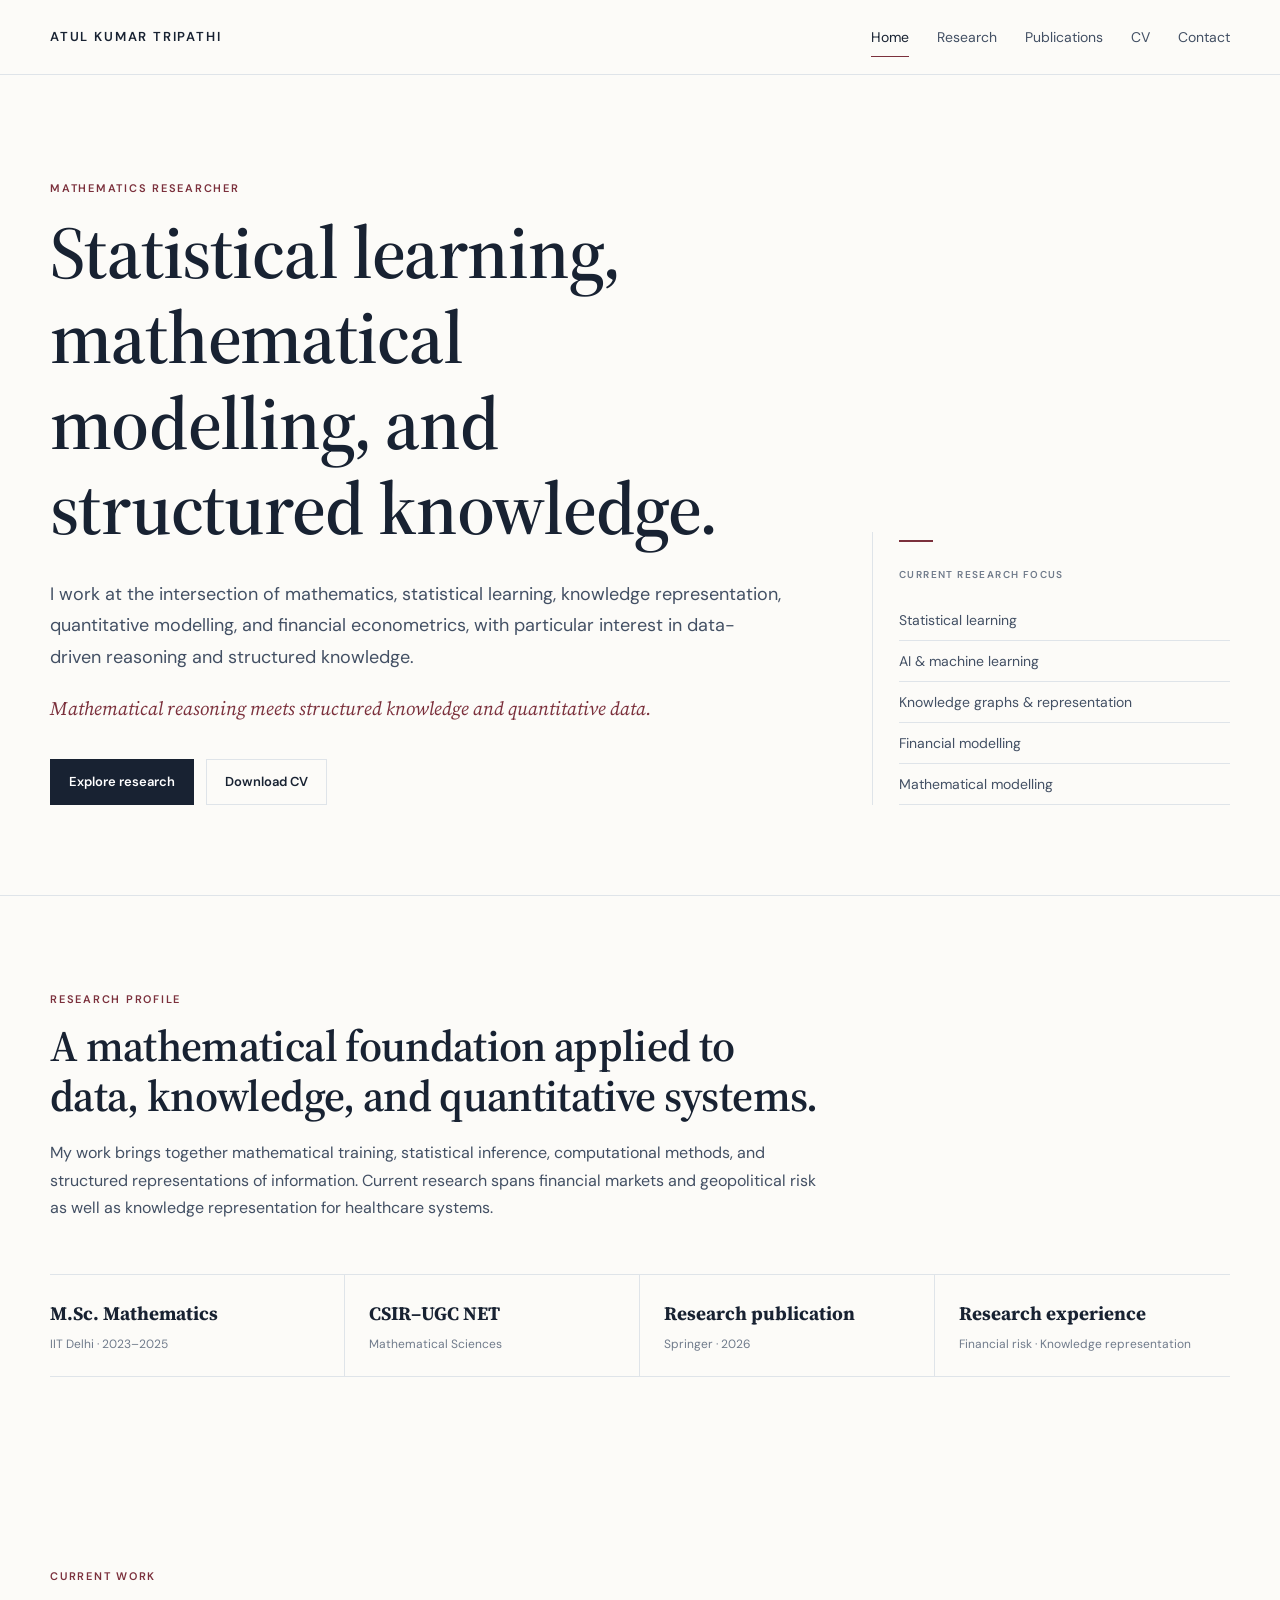
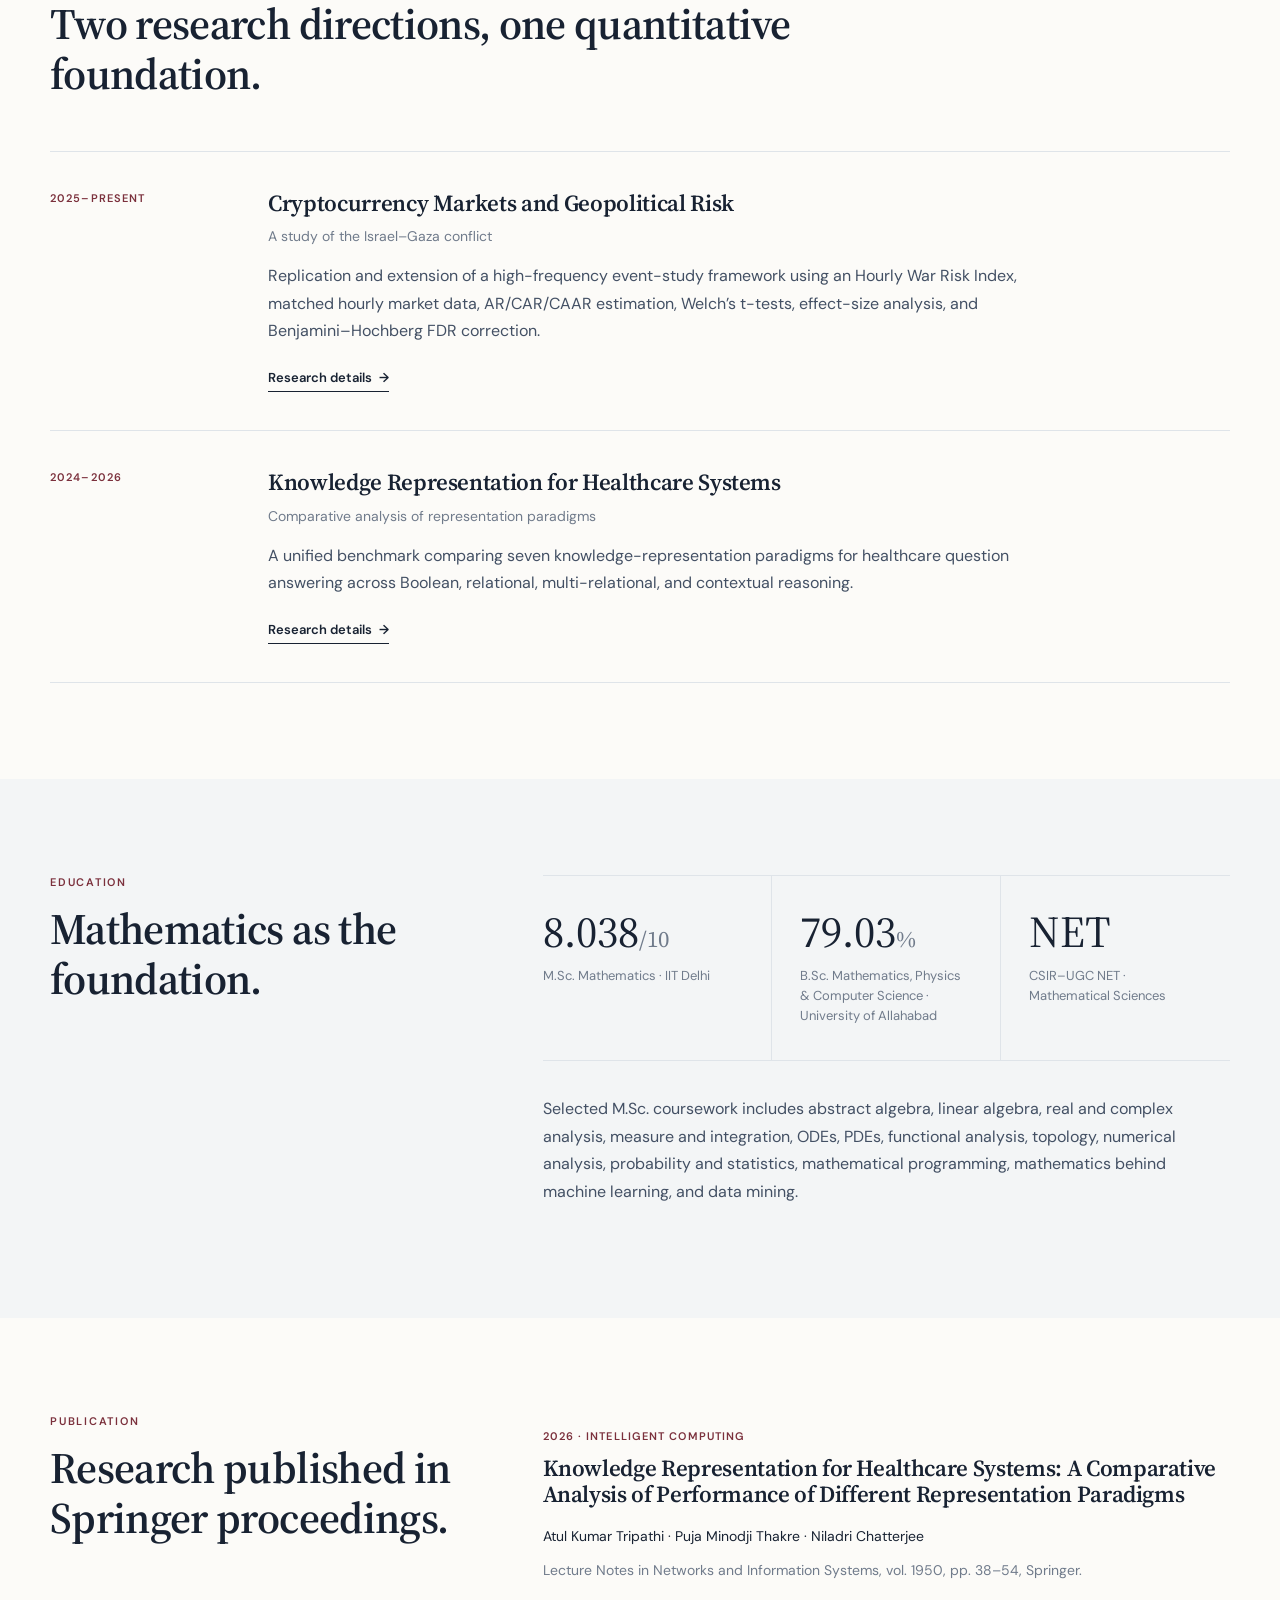
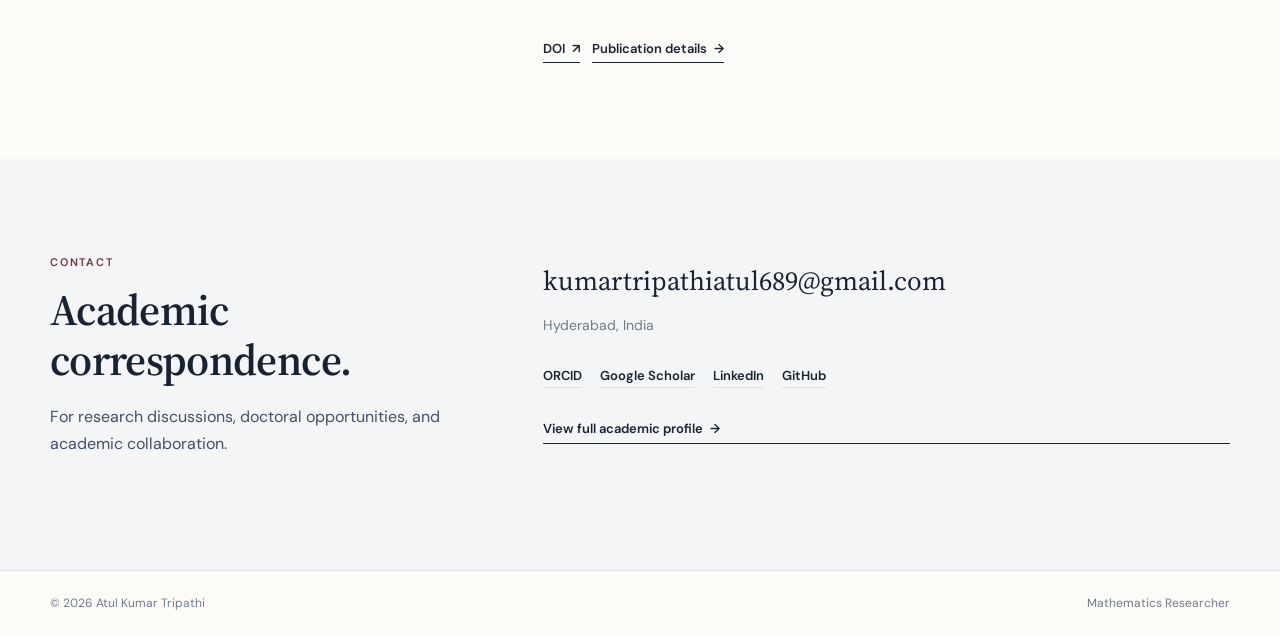
<file: index.html>
<!doctype html>
<html lang="en">
<head>
  <meta charset="utf-8">
  <meta name="viewport" content="width=device-width, initial-scale=1">
  <link rel="canonical" href="https://atul-k-tripathi.github.io/index.html">
  <meta property="og:type" content="website">
  <meta property="og:title" content="Atul Kumar Tripathi | Mathematics Researcher">
  <meta property="og:description" content="Mathematics researcher working across statistical learning, knowledge representation, quantitative modelling, and financial econometrics.">
  <meta property="og:url" content="https://atul-k-tripathi.github.io/index.html">
  <meta name="twitter:card" content="summary">
  <meta name="description" content="Atul Kumar Tripathi — Mathematics Researcher working across statistical learning, AI and machine learning, knowledge representation, financial modelling, and mathematical modelling.">
  <meta name="author" content="Atul Kumar Tripathi">
  <meta name="theme-color" content="#182232">
  <title>Atul Kumar Tripathi | Mathematics Researcher</title>
  <link rel="preconnect" href="https://fonts.googleapis.com">
  <link rel="preconnect" href="https://fonts.gstatic.com" crossorigin>
  <link href="https://fonts.googleapis.com/css2?family=DM+Sans:wght@400;500;600&family=Source+Serif+4:opsz,wght@8..60,500;8..60,600,700&display=swap" rel="stylesheet">
  <link rel="stylesheet" href="style.css">
</head>
<body>
<a class="skip-link" href="#main-content">Skip to main content</a>
<header class="site-header">
  <div class="container nav-wrap">
    <a class="wordmark" href="index.html" aria-label="Atul Kumar Tripathi home">ATUL KUMAR TRIPATHI</a>
    <button class="nav-toggle" type="button" aria-expanded="false" aria-controls="site-nav">Menu</button>
    <nav id="site-nav" class="site-nav" aria-label="Primary navigation">
      <a class="active" aria-current="page" href="index.html">Home</a>
      <a href="research.html">Research</a>
      <a href="publications.html">Publications</a>
      <a href="cv.html">CV</a>
      <a href="#contact">Contact</a>
    </nav>
  </div>
</header>
<main id="main-content">
  <section class="hero">
    <div class="container hero-grid">
      <div class="hero-copy">
        <p class="eyebrow">MATHEMATICS RESEARCHER</p>
        <h1>Statistical learning, mathematical modelling, and structured knowledge.</h1>
        <p class="lead">I work at the intersection of mathematics, statistical learning, knowledge representation, quantitative modelling, and financial econometrics, with particular interest in data-driven reasoning and structured knowledge.</p>
        <p class="research-line">Mathematical reasoning meets structured knowledge and quantitative data.</p>
        <div class="actions">
          <a class="button button-dark" href="research.html">Explore research</a>
          <a class="button button-light" href="Atul_Academic_CV_Final.pdf">Download CV</a>
        </div>
      </div>
      <aside class="hero-note" aria-label="Current research focus">
        <div class="note-rule"></div>
        <p class="note-label">CURRENT RESEARCH FOCUS</p>
        <ul>
          <li>Statistical learning</li>
          <li>AI &amp; machine learning</li>
          <li>Knowledge graphs &amp; representation</li>
          <li>Financial modelling</li>
          <li>Mathematical modelling</li>
        </ul>
      </aside>
    </div>
  </section>

  <section class="section section-border">
    <div class="container">
      <div class="section-heading">
        <p class="eyebrow">RESEARCH PROFILE</p>
        <h2>A mathematical foundation applied to data, knowledge, and quantitative systems.</h2>
        <p>My work brings together mathematical training, statistical inference, computational methods, and structured representations of information. Current research spans financial markets and geopolitical risk as well as knowledge representation for healthcare systems.</p>
      </div>
      <div class="profile-band" aria-label="Academic profile highlights">
        <div class="profile-item"><strong>M.Sc. Mathematics</strong><span>IIT Delhi · 2023–2025</span></div>
        <div class="profile-item"><strong>CSIR–UGC NET</strong><span>Mathematical Sciences</span></div>
        <div class="profile-item"><strong>Research publication</strong><span>Springer · 2026</span></div>
        <div class="profile-item"><strong>Research experience</strong><span>Financial risk · Knowledge representation</span></div>
      </div>
    </div>
  </section>

  <section class="section">
    <div class="container">
      <div class="section-heading">
        <p class="eyebrow">CURRENT WORK</p>
        <h2>Two research directions, one quantitative foundation.</h2>
      </div>
      <div class="research-list">
        <article class="research-card">
          <div class="research-meta">2025–PRESENT</div>
          <div>
            <h3>Cryptocurrency Markets and Geopolitical Risk</h3>
            <p class="subline">A study of the Israel–Gaza conflict</p>
            <p>Replication and extension of a high-frequency event-study framework using an Hourly War Risk Index, matched hourly market data, AR/CAR/CAAR estimation, Welch’s t-tests, effect-size analysis, and Benjamini–Hochberg FDR correction.</p>
            <a class="text-link" href="research.html#financial-modelling">Research details <span aria-hidden="true">→</span></a>
          </div>
        </article>
        <article class="research-card">
          <div class="research-meta">2024–2026</div>
          <div>
            <h3>Knowledge Representation for Healthcare Systems</h3>
            <p class="subline">Comparative analysis of representation paradigms</p>
            <p>A unified benchmark comparing seven knowledge-representation paradigms for healthcare question answering across Boolean, relational, multi-relational, and contextual reasoning.</p>
            <a class="text-link" href="research.html#knowledge-representation">Research details <span aria-hidden="true">→</span></a>
          </div>
        </article>
      </div>
    </div>
  </section>

  <section class="section section-tint">
    <div class="container split">
      <div class="section-heading compact">
        <p class="eyebrow">EDUCATION</p>
        <h2>Mathematics as the foundation.</h2>
      </div>
      <div>
        <div class="background-grid">
          <div><p class="big-number">8.038<span>/10</span></p><p class="small-label">M.Sc. Mathematics · IIT Delhi</p></div>
          <div><p class="big-number">79.03<span>%</span></p><p class="small-label">B.Sc. Mathematics, Physics &amp; Computer Science · University of Allahabad</p></div>
          <div><p class="big-number">NET</p><p class="small-label">CSIR–UGC NET · Mathematical Sciences</p></div>
        </div>
        <p class="education-note">Selected M.Sc. coursework includes abstract algebra, linear algebra, real and complex analysis, measure and integration, ODEs, PDEs, functional analysis, topology, numerical analysis, probability and statistics, mathematical programming, mathematics behind machine learning, and data mining.</p>
      </div>
    </div>
  </section>

  <section class="section">
    <div class="container split">
      <div class="section-heading compact">
        <p class="eyebrow">PUBLICATION</p>
        <h2>Research published in Springer proceedings.</h2>
      </div>
      <div class="publication-teaser">
        <p class="pub-type">2026 · INTELLIGENT COMPUTING</p>
        <h3>Knowledge Representation for Healthcare Systems: A Comparative Analysis of Performance of Different Representation Paradigms</h3>
        <p class="authors">Atul Kumar Tripathi · Puja Minodji Thakre · Niladri Chatterjee</p>
        <p class="citation">Lecture Notes in Networks and Information Systems, vol. 1950, pp. 38–54, Springer.</p>
        <div class="pub-actions">
          <a class="text-link" href="https://doi.org/10.1007/978-3-032-24807-7_4" target="_blank" rel="noopener">DOI <span aria-hidden="true">↗</span></a>
          <a class="text-link" href="publications.html">Publication details <span aria-hidden="true">→</span></a>
        </div>
      </div>
    </div>
  </section>

  <section id="contact" class="section section-tint contact-section">
    <div class="container split contact-grid">
      <div class="section-heading compact">
        <p class="eyebrow">CONTACT</p>
        <h2>Academic correspondence.</h2>
        <p>For research discussions, doctoral opportunities, and academic collaboration.</p>
      </div>
      <div class="contact-details">
        <a href="mailto:kumartripathiatul689@gmail.com">kumartripathiatul689@gmail.com</a>
        <span>Hyderabad, India</span>
        <div class="profile-links" aria-label="Academic and professional profiles">
          <a href="https://orcid.org/0009-0002-6273-5785" target="_blank" rel="noopener">ORCID</a>
          <a href="https://scholar.google.com/citations?user=qjsIz7cAAAAJ&amp;hl=en" target="_blank" rel="noopener">Google Scholar</a>
          <a href="https://www.linkedin.com/in/atul-k-tripathi/" target="_blank" rel="noopener">LinkedIn</a>
          <a href="https://github.com/atul-k-tripathi" target="_blank" rel="noopener">GitHub</a>
        </div>
        <a class="text-link" href="cv.html">View full academic profile <span aria-hidden="true">→</span></a>
      </div>
    </div>
  </section>
</main>
<footer class="site-footer"><div class="container footer-wrap"><span>© 2026 Atul Kumar Tripathi</span><span>Mathematics Researcher</span></div></footer>
<script src="script.js"></script>
</body>
</html>
</file>
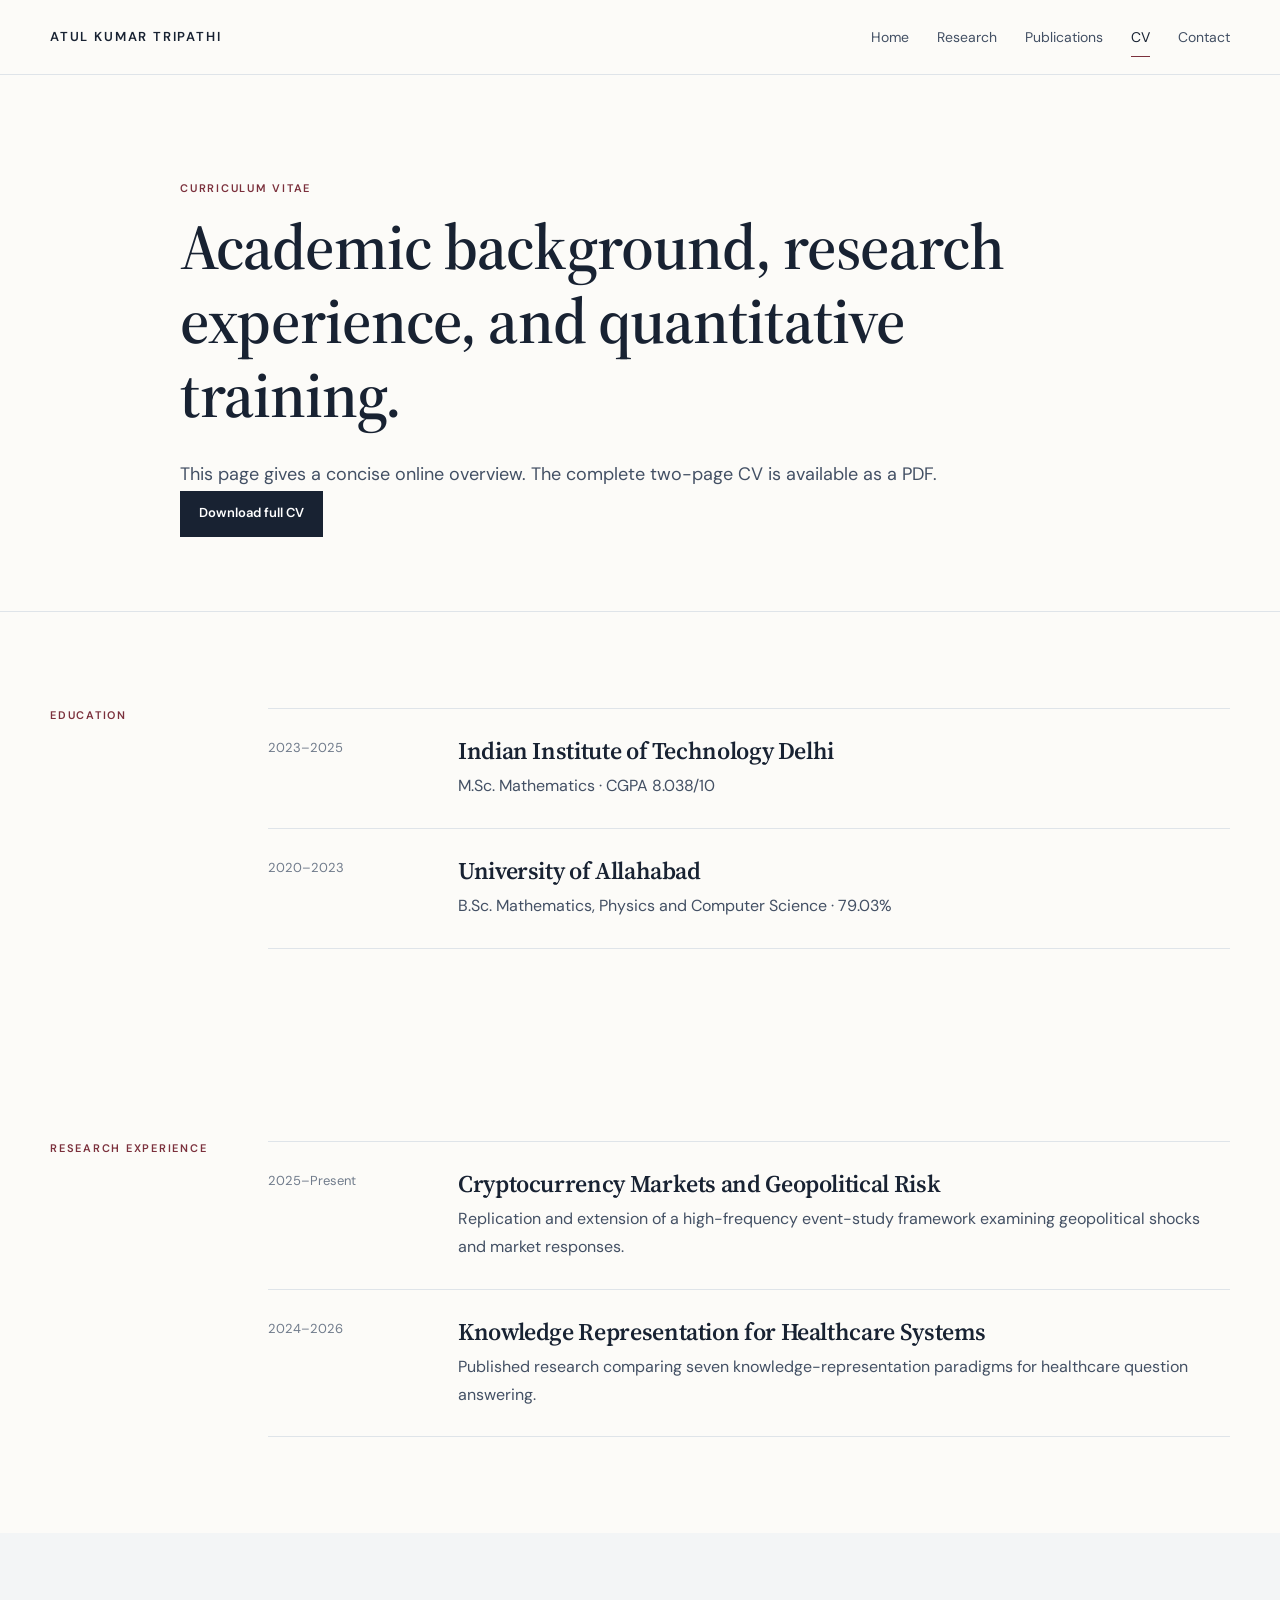
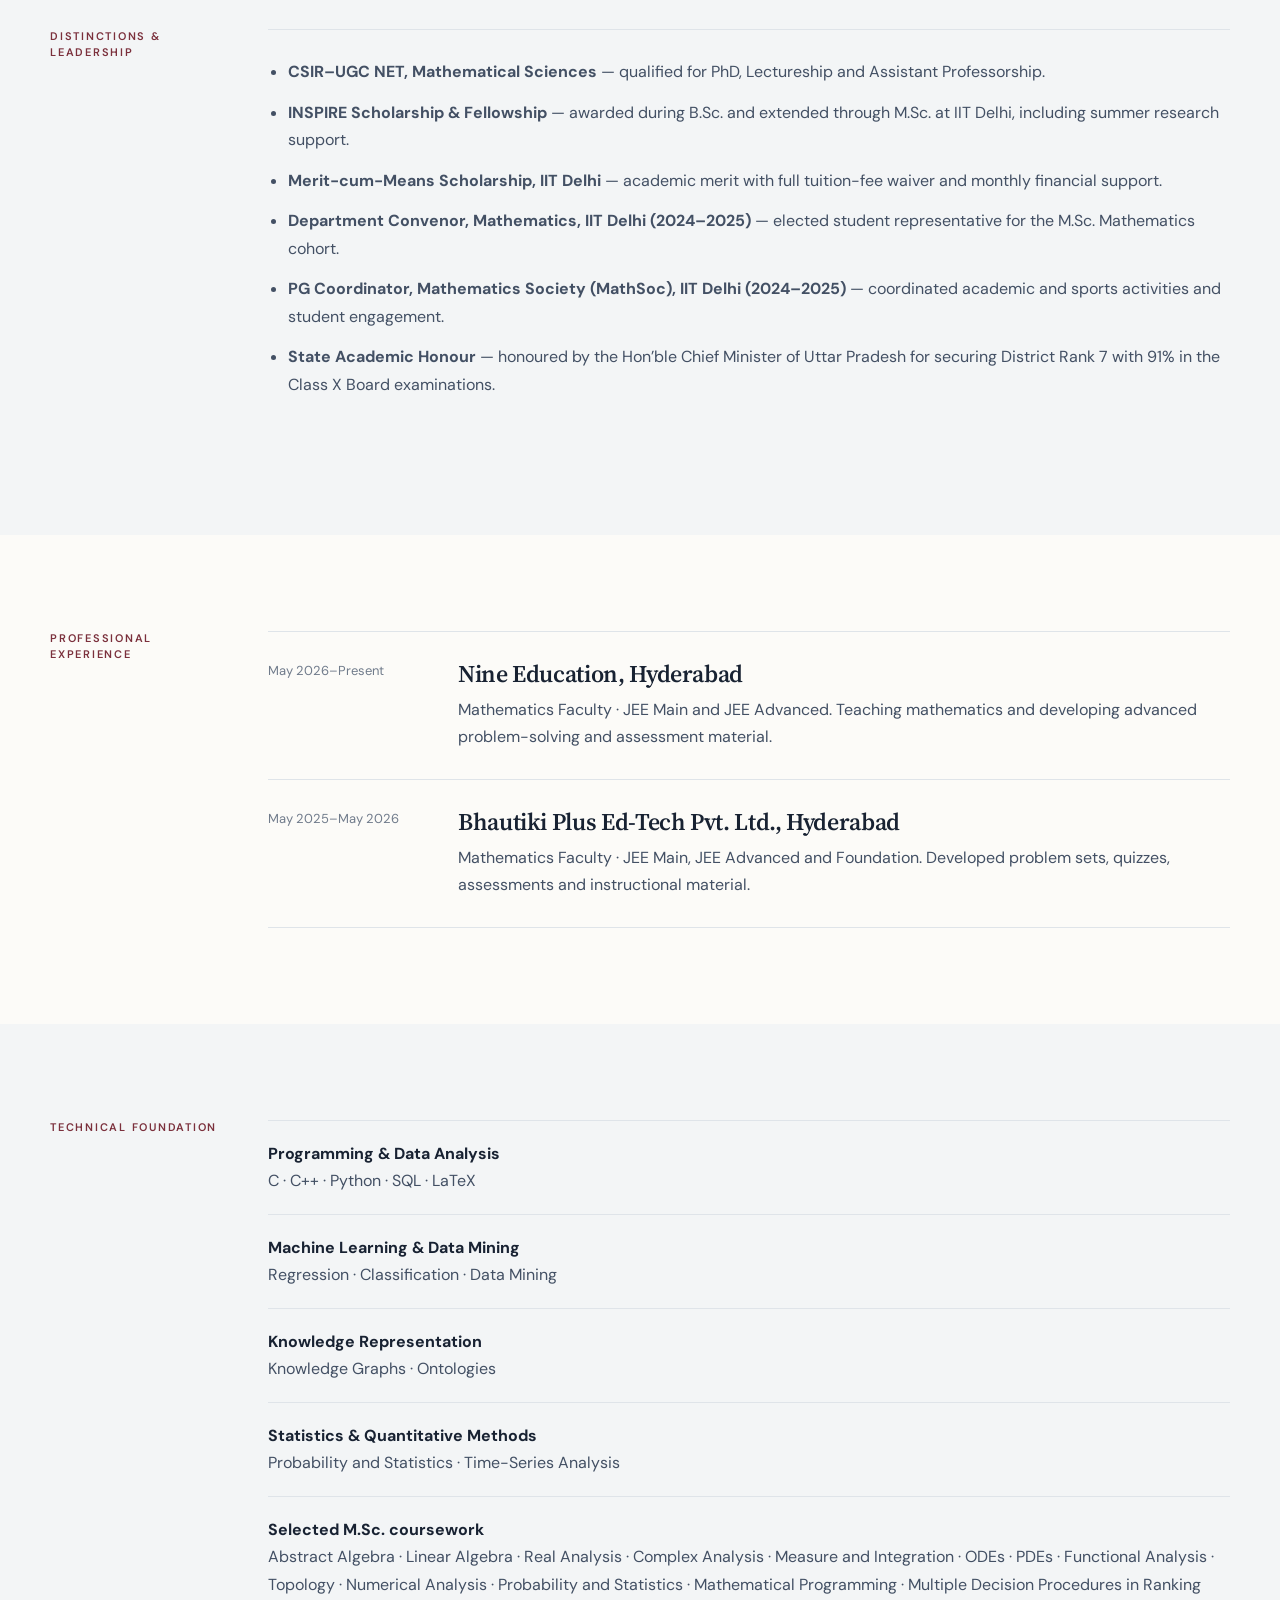
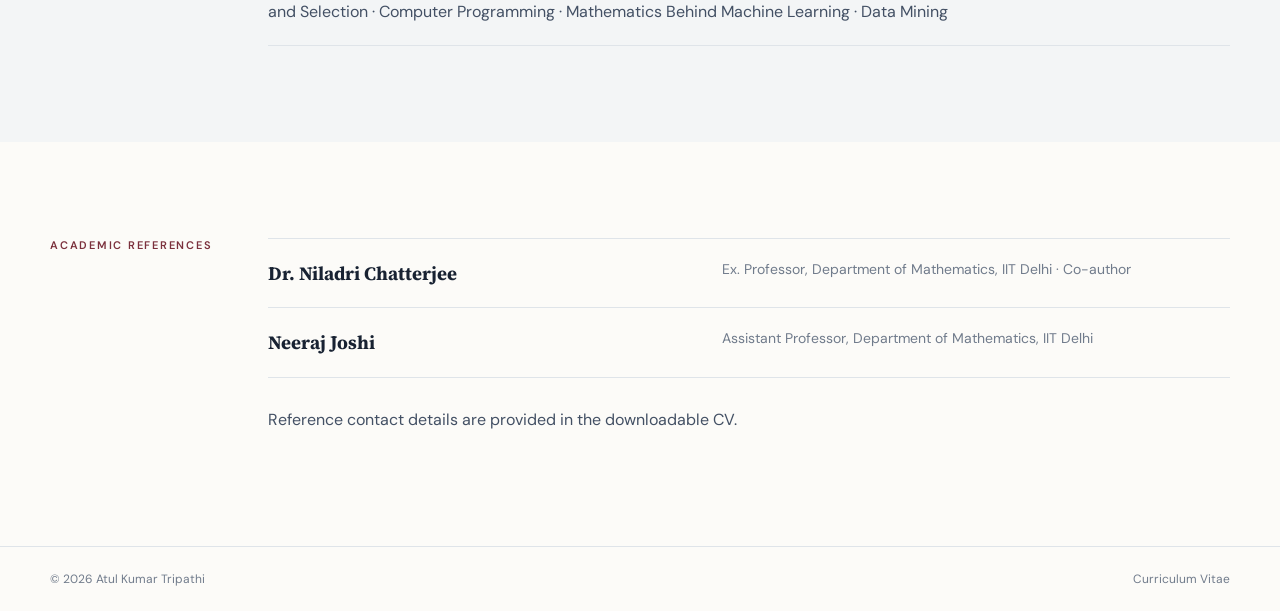
<file: cv.html>
<!doctype html>
<html lang="en">
<head><meta charset="utf-8"><meta name="viewport" content="width=device-width, initial-scale=1">
  <link rel="canonical" href="https://atul-k-tripathi.github.io/cv.html">
  <meta property="og:type" content="website">
  <meta property="og:title" content="CV | Atul Kumar Tripathi">
  <meta property="og:description" content="Curriculum vitae and academic profile of Atul Kumar Tripathi.">
  <meta property="og:url" content="https://atul-k-tripathi.github.io/cv.html">
  <meta name="twitter:card" content="summary"><meta name="description" content="Curriculum vitae and academic profile of Atul Kumar Tripathi."><meta name="author" content="Atul Kumar Tripathi"><title>CV | Atul Kumar Tripathi</title><link rel="preconnect" href="https://fonts.googleapis.com"><link rel="preconnect" href="https://fonts.gstatic.com" crossorigin><link href="https://fonts.googleapis.com/css2?family=DM+Sans:wght@400;500;600&family=Source+Serif+4:opsz,wght@8..60,500;8..60,600,700&display=swap" rel="stylesheet"><link rel="stylesheet" href="style.css"></head>
<body>
<a class="skip-link" href="#main-content">Skip to main content</a><header class="site-header"><div class="container nav-wrap"><a class="wordmark" href="index.html">ATUL KUMAR TRIPATHI</a><button class="nav-toggle" type="button" aria-expanded="false" aria-controls="site-nav">Menu</button><nav id="site-nav" class="site-nav" aria-label="Primary navigation"><a href="index.html">Home</a><a href="research.html">Research</a><a href="publications.html">Publications</a><a class="active" aria-current="page" href="cv.html">CV</a><a href="index.html#contact">Contact</a></nav></div></header>
<main id="main-content"><section class="page-hero"><div class="container narrow"><p class="eyebrow">CURRICULUM VITAE</p><h1>Academic background, research experience, and quantitative training.</h1><p class="lead">This page gives a concise online overview. The complete two-page CV is available as a PDF.</p><a class="button button-dark" href="Atul_Academic_CV_Final.pdf">Download full CV</a></div></section>
<section class="section section-border"><div class="container cv-layout"><aside class="cv-sidebar"><p class="eyebrow">EDUCATION</p></aside><div class="cv-main"><div class="timeline-item"><div class="timeline-date">2023–2025</div><div><h2>Indian Institute of Technology Delhi</h2><p>M.Sc. Mathematics · CGPA 8.038/10</p></div></div><div class="timeline-item"><div class="timeline-date">2020–2023</div><div><h2>University of Allahabad</h2><p>B.Sc. Mathematics, Physics and Computer Science · 79.03%</p></div></div></div></div></section>
<section class="section"><div class="container cv-layout"><aside class="cv-sidebar"><p class="eyebrow">RESEARCH EXPERIENCE</p></aside><div class="cv-main"><div class="timeline-item"><div class="timeline-date">2025–Present</div><div><h2>Cryptocurrency Markets and Geopolitical Risk</h2><p>Replication and extension of a high-frequency event-study framework examining geopolitical shocks and market responses.</p></div></div><div class="timeline-item"><div class="timeline-date">2024–2026</div><div><h2>Knowledge Representation for Healthcare Systems</h2><p>Published research comparing seven knowledge-representation paradigms for healthcare question answering.</p></div></div></div></div></section>
<section class="section section-tint"><div class="container cv-layout"><aside class="cv-sidebar"><p class="eyebrow">DISTINCTIONS &amp; LEADERSHIP</p></aside><div class="cv-main"><ul class="cv-bullets"><li><strong>CSIR–UGC NET, Mathematical Sciences</strong> — qualified for PhD, Lectureship and Assistant Professorship.</li><li><strong>INSPIRE Scholarship &amp; Fellowship</strong> — awarded during B.Sc. and extended through M.Sc. at IIT Delhi, including summer research support.</li><li><strong>Merit-cum-Means Scholarship, IIT Delhi</strong> — academic merit with full tuition-fee waiver and monthly financial support.</li><li><strong>Department Convenor, Mathematics, IIT Delhi (2024–2025)</strong> — elected student representative for the M.Sc. Mathematics cohort.</li><li><strong>PG Coordinator, Mathematics Society (MathSoc), IIT Delhi (2024–2025)</strong> — coordinated academic and sports activities and student engagement.</li><li><strong>State Academic Honour</strong> — honoured by the Hon’ble Chief Minister of Uttar Pradesh for securing District Rank 7 with 91% in the Class X Board examinations.</li></ul></div></div></section>
<section class="section"><div class="container cv-layout"><aside class="cv-sidebar"><p class="eyebrow">PROFESSIONAL EXPERIENCE</p></aside><div class="cv-main"><div class="timeline-item"><div class="timeline-date">May 2026–Present</div><div><h2>Nine Education, Hyderabad</h2><p>Mathematics Faculty · JEE Main and JEE Advanced. Teaching mathematics and developing advanced problem-solving and assessment material.</p></div></div><div class="timeline-item"><div class="timeline-date">May 2025–May 2026</div><div><h2>Bhautiki Plus Ed-Tech Pvt. Ltd., Hyderabad</h2><p>Mathematics Faculty · JEE Main, JEE Advanced and Foundation. Developed problem sets, quizzes, assessments and instructional material.</p></div></div></div></div></section>
<section class="section section-tint"><div class="container cv-layout"><aside class="cv-sidebar"><p class="eyebrow">TECHNICAL FOUNDATION</p></aside><div class="cv-main skill-lines"><p><strong>Programming &amp; Data Analysis</strong><br>C · C++ · Python · SQL · LaTeX</p><p><strong>Machine Learning &amp; Data Mining</strong><br>Regression · Classification · Data Mining</p><p><strong>Knowledge Representation</strong><br>Knowledge Graphs · Ontologies</p><p><strong>Statistics &amp; Quantitative Methods</strong><br>Probability and Statistics · Time-Series Analysis</p><p><strong>Selected M.Sc. coursework</strong><br>Abstract Algebra · Linear Algebra · Real Analysis · Complex Analysis · Measure and Integration · ODEs · PDEs · Functional Analysis · Topology · Numerical Analysis · Probability and Statistics · Mathematical Programming · Multiple Decision Procedures in Ranking and Selection · Computer Programming · Mathematics Behind Machine Learning · Data Mining</p></div></div></section>
<section class="section"><div class="container cv-layout"><aside class="cv-sidebar"><p class="eyebrow">ACADEMIC REFERENCES</p></aside><div><div class="ref-list"><div class="ref-item"><strong>Dr. Niladri Chatterjee</strong><span>Ex. Professor, Department of Mathematics, IIT Delhi · Co-author</span></div><div class="ref-item"><strong>Neeraj Joshi</strong><span>Assistant Professor, Department of Mathematics, IIT Delhi</span></div></div><p class="cv-note">Reference contact details are provided in the downloadable CV.</p></div></div></section></main>
<footer class="site-footer"><div class="container footer-wrap"><span>© 2026 Atul Kumar Tripathi</span><span>Curriculum Vitae</span></div></footer><script src="script.js"></script></body></html>
</file>
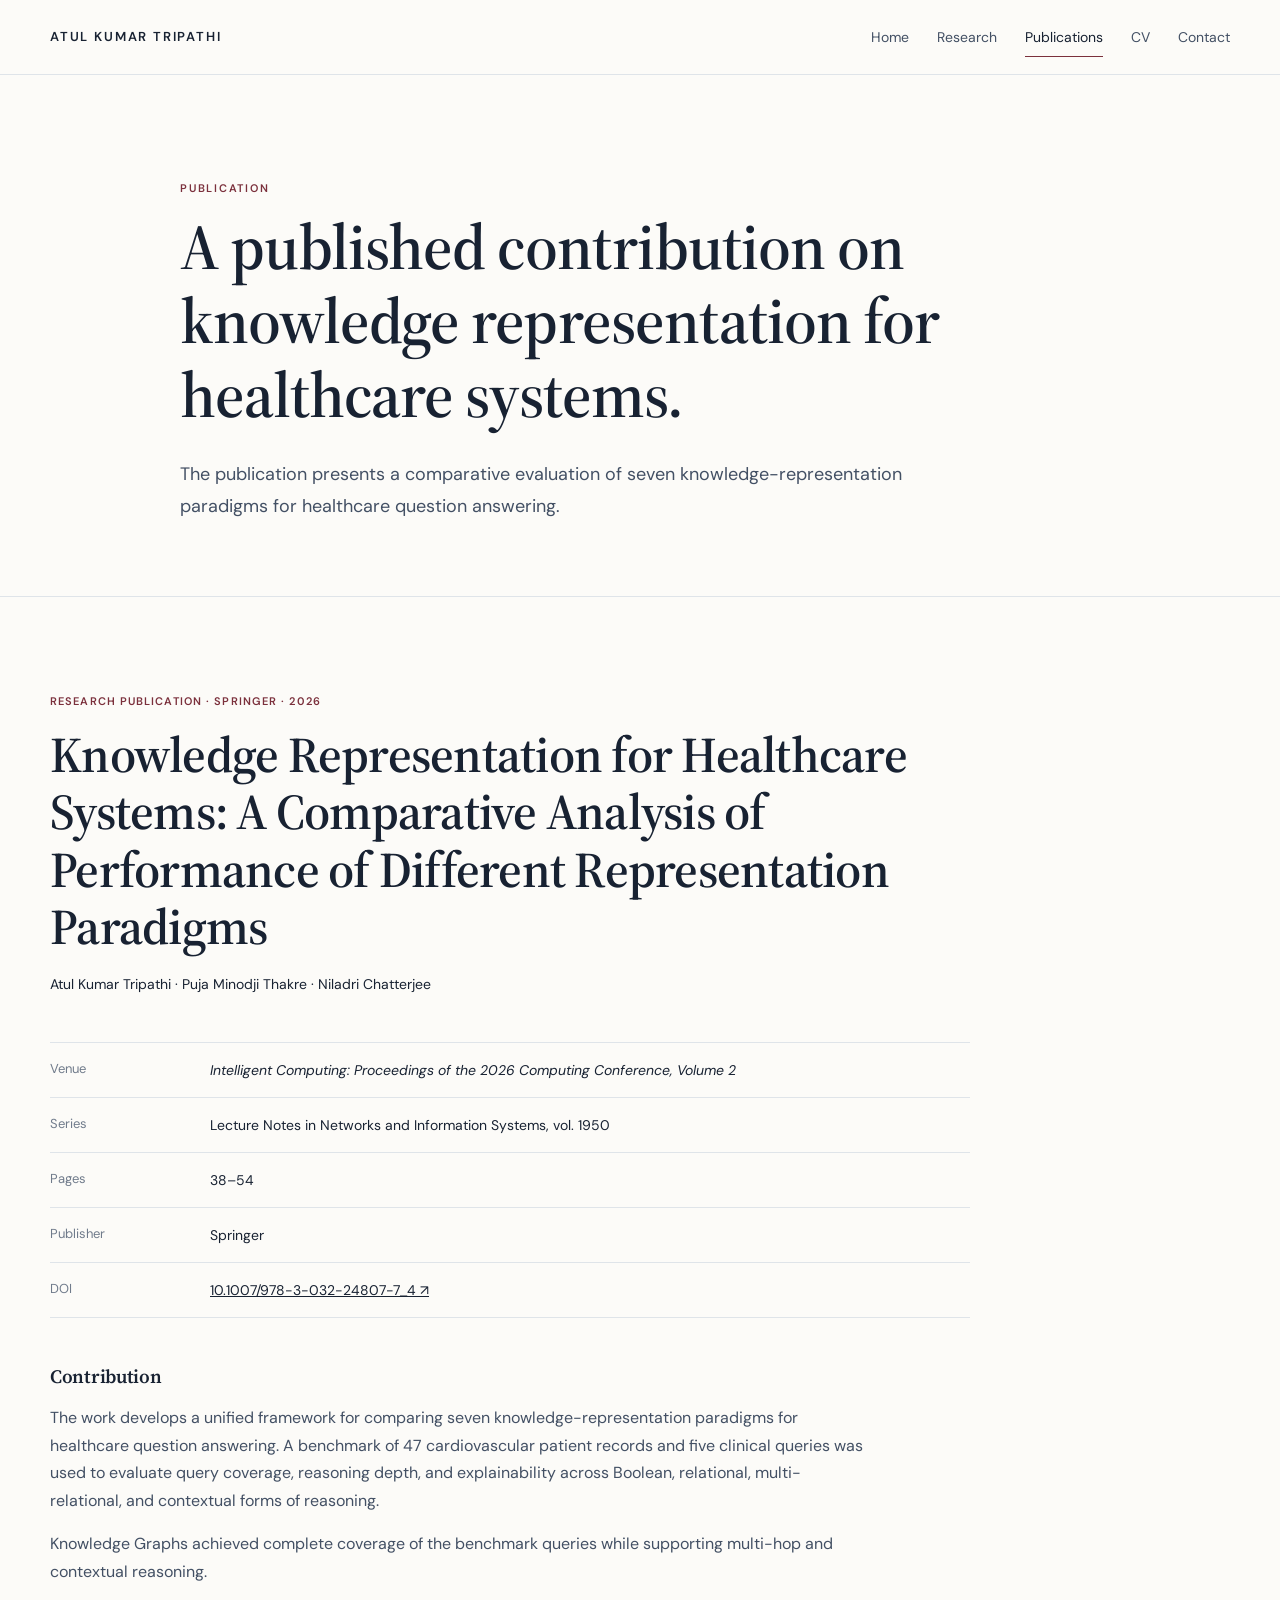
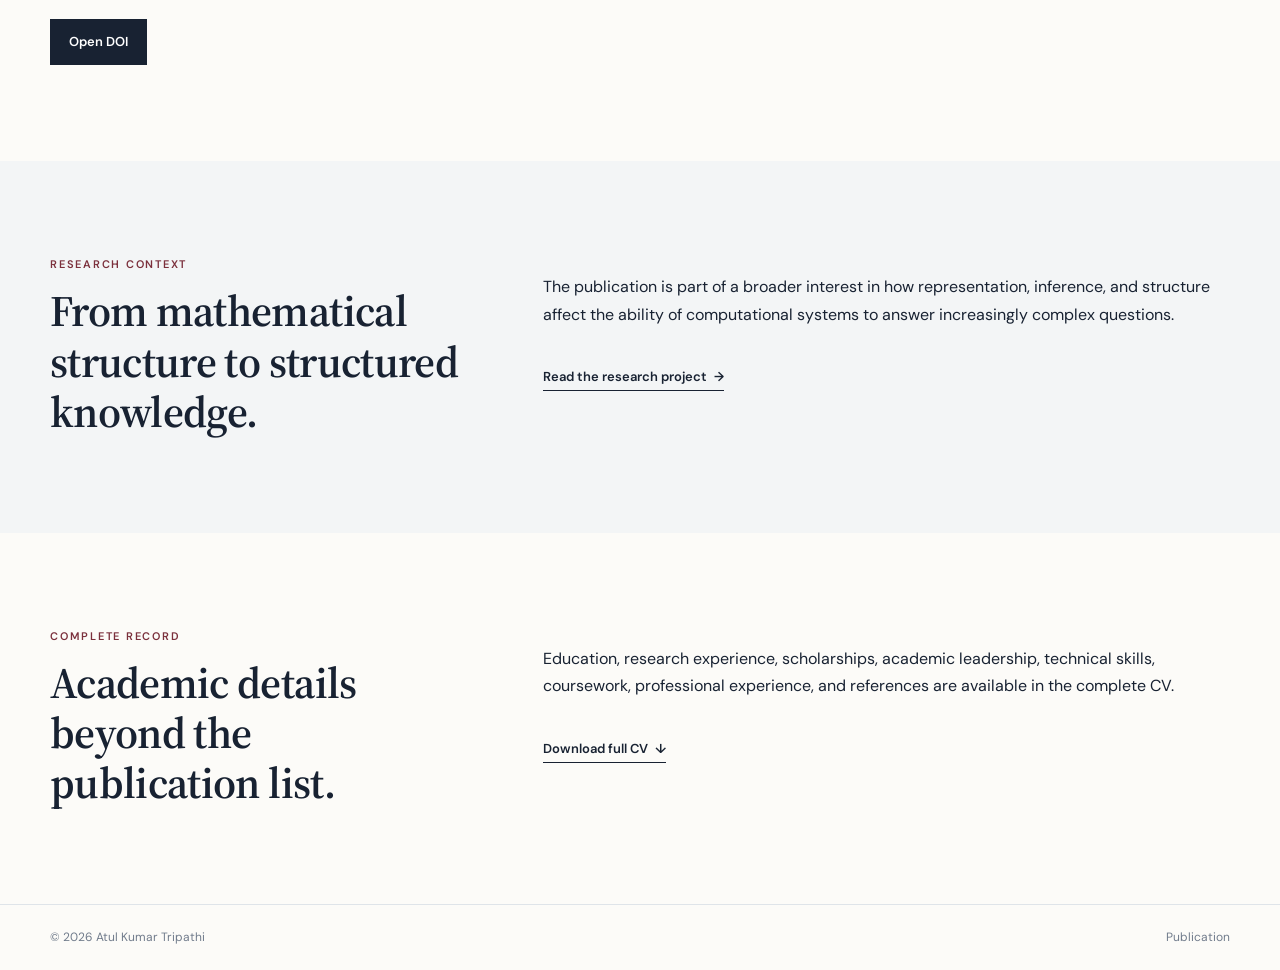
<file: publications.html>
<!doctype html>
<html lang="en">
<head><meta charset="utf-8"><meta name="viewport" content="width=device-width, initial-scale=1">
  <link rel="canonical" href="https://atul-k-tripathi.github.io/publications.html">
  <meta property="og:type" content="website">
  <meta property="og:title" content="Publications | Atul Kumar Tripathi">
  <meta property="og:description" content="Publication record of Atul Kumar Tripathi, including the 2026 Springer conference proceedings paper on knowledge representation for healthcare systems.">
  <meta property="og:url" content="https://atul-k-tripathi.github.io/publications.html">
  <meta name="twitter:card" content="summary"><meta name="description" content="Publication record of Atul Kumar Tripathi."><meta name="author" content="Atul Kumar Tripathi"><title>Publication | Atul Kumar Tripathi</title><link rel="preconnect" href="https://fonts.googleapis.com"><link rel="preconnect" href="https://fonts.gstatic.com" crossorigin><link href="https://fonts.googleapis.com/css2?family=DM+Sans:wght@400;500;600&family=Source+Serif+4:opsz,wght@8..60,500;8..60,600,700&display=swap" rel="stylesheet"><link rel="stylesheet" href="style.css"></head>
<body>
<a class="skip-link" href="#main-content">Skip to main content</a><header class="site-header"><div class="container nav-wrap"><a class="wordmark" href="index.html">ATUL KUMAR TRIPATHI</a><button class="nav-toggle" type="button" aria-expanded="false" aria-controls="site-nav">Menu</button><nav id="site-nav" class="site-nav" aria-label="Primary navigation"><a href="index.html">Home</a><a href="research.html">Research</a><a class="active" aria-current="page" href="publications.html">Publications</a><a href="cv.html">CV</a><a href="index.html#contact">Contact</a></nav></div></header>
<main id="main-content"><section class="page-hero"><div class="container narrow"><p class="eyebrow">PUBLICATION</p><h1>A published contribution on knowledge representation for healthcare systems.</h1><p class="lead">The publication presents a comparative evaluation of seven knowledge-representation paradigms for healthcare question answering.</p></div></section>
<section class="section section-border"><div class="container publication-page"><article class="publication-full"><div class="pub-type">RESEARCH PUBLICATION · SPRINGER · 2026</div><h2>Knowledge Representation for Healthcare Systems: A Comparative Analysis of Performance of Different Representation Paradigms</h2><p class="authors">Atul Kumar Tripathi · Puja Minodji Thakre · Niladri Chatterjee</p>
<dl class="bibliography"><div><dt>Venue</dt><dd><em>Intelligent Computing: Proceedings of the 2026 Computing Conference, Volume 2</em></dd></div><div><dt>Series</dt><dd>Lecture Notes in Networks and Information Systems, vol. 1950</dd></div><div><dt>Pages</dt><dd>38–54</dd></div><div><dt>Publisher</dt><dd>Springer</dd></div><div><dt>DOI</dt><dd><a href="https://doi.org/10.1007/978-3-032-24807-7_4" target="_blank" rel="noopener">10.1007/978-3-032-24807-7_4 ↗</a></dd></div></dl>
<div class="publication-summary"><h3>Contribution</h3><p>The work develops a unified framework for comparing seven knowledge-representation paradigms for healthcare question answering. A benchmark of 47 cardiovascular patient records and five clinical queries was used to evaluate query coverage, reasoning depth, and explainability across Boolean, relational, multi-relational, and contextual forms of reasoning.</p><p>Knowledge Graphs achieved complete coverage of the benchmark queries while supporting multi-hop and contextual reasoning.</p></div><a class="button button-dark" href="https://doi.org/10.1007/978-3-032-24807-7_4" target="_blank" rel="noopener">Open DOI</a></article></div></section>
<section class="section section-tint"><div class="container split"><div class="section-heading compact"><p class="eyebrow">RESEARCH CONTEXT</p><h2>From mathematical structure to structured knowledge.</h2></div><div><p>The publication is part of a broader interest in how representation, inference, and structure affect the ability of computational systems to answer increasingly complex questions.</p><a class="text-link" href="research.html#knowledge-representation">Read the research project <span aria-hidden="true">→</span></a></div></div></section>
<section class="section"><div class="container split"><div class="section-heading compact"><p class="eyebrow">COMPLETE RECORD</p><h2>Academic details beyond the publication list.</h2></div><div><p>Education, research experience, scholarships, academic leadership, technical skills, coursework, professional experience, and references are available in the complete CV.</p><a class="text-link" href="Atul_Academic_CV_Final.pdf">Download full CV <span aria-hidden="true">↓</span></a></div></div></section></main>
<footer class="site-footer"><div class="container footer-wrap"><span>© 2026 Atul Kumar Tripathi</span><span>Publication</span></div></footer><script src="script.js"></script></body></html>
</file>
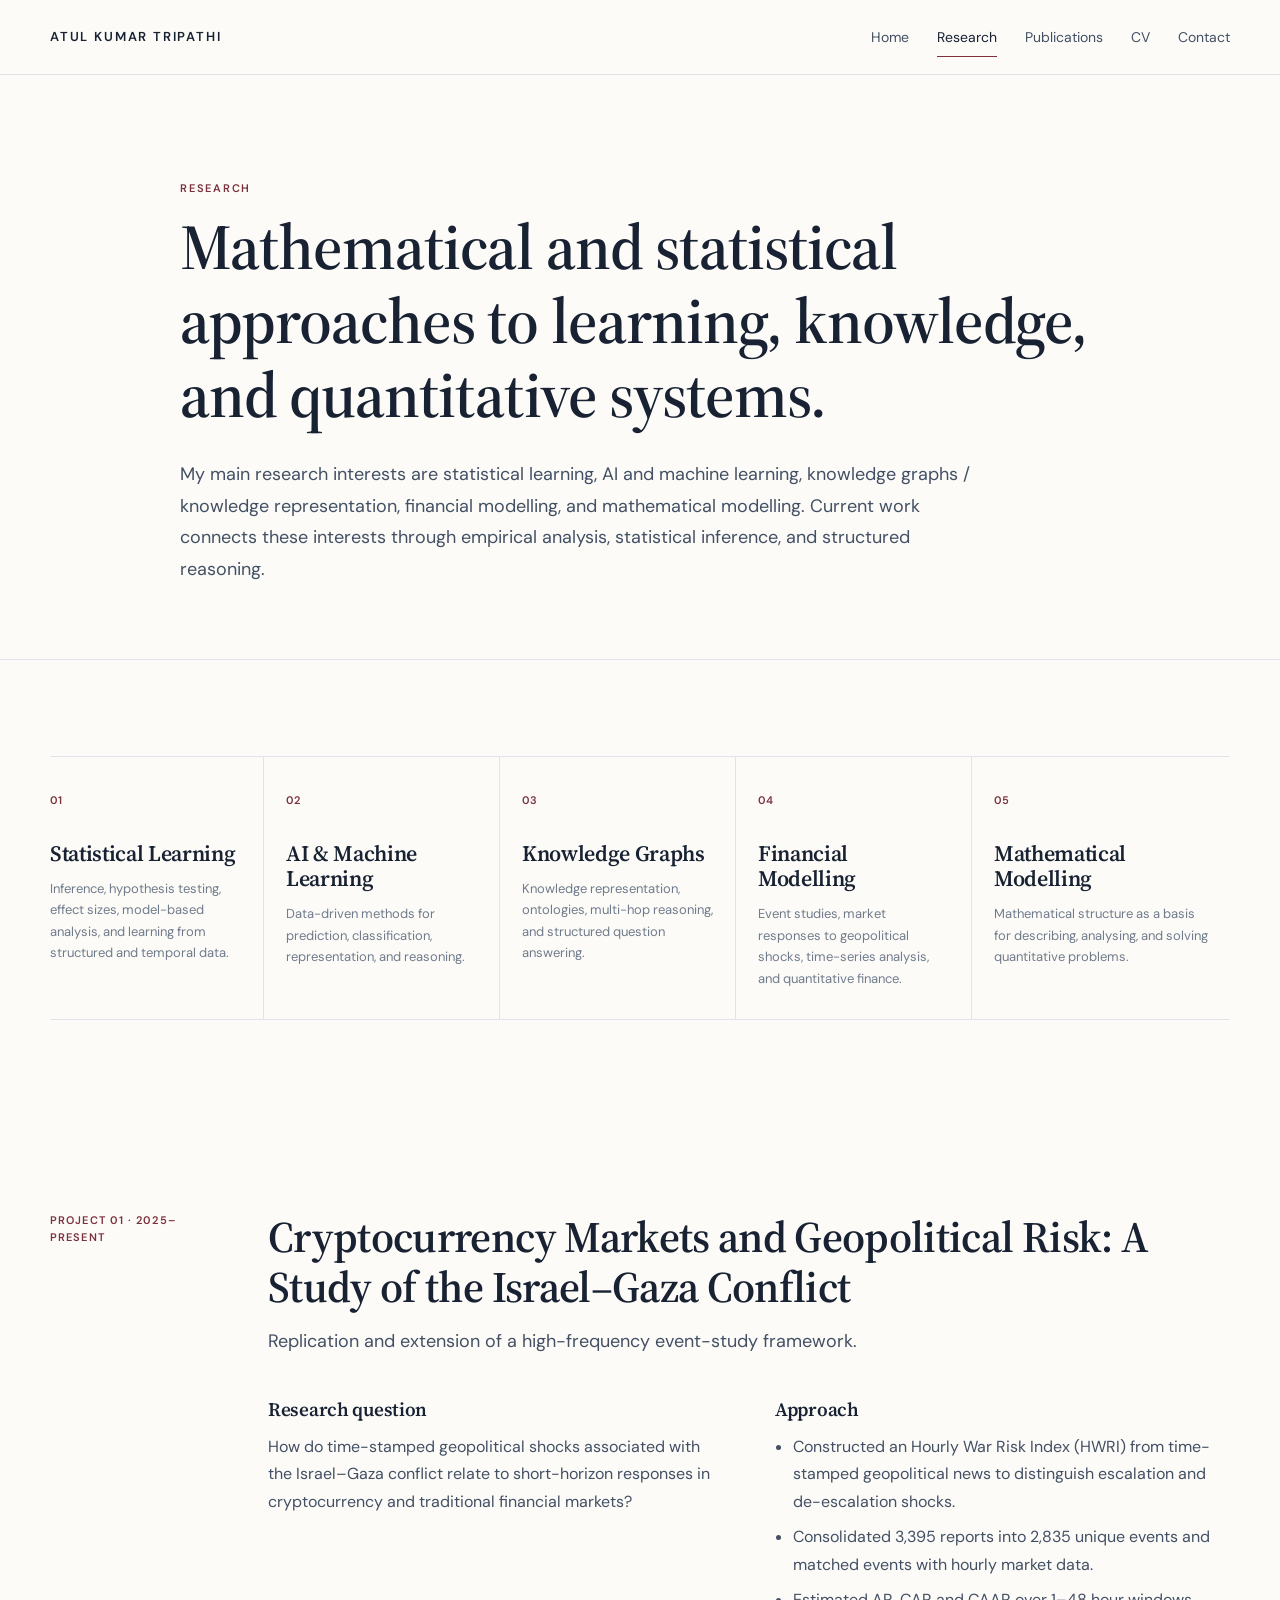
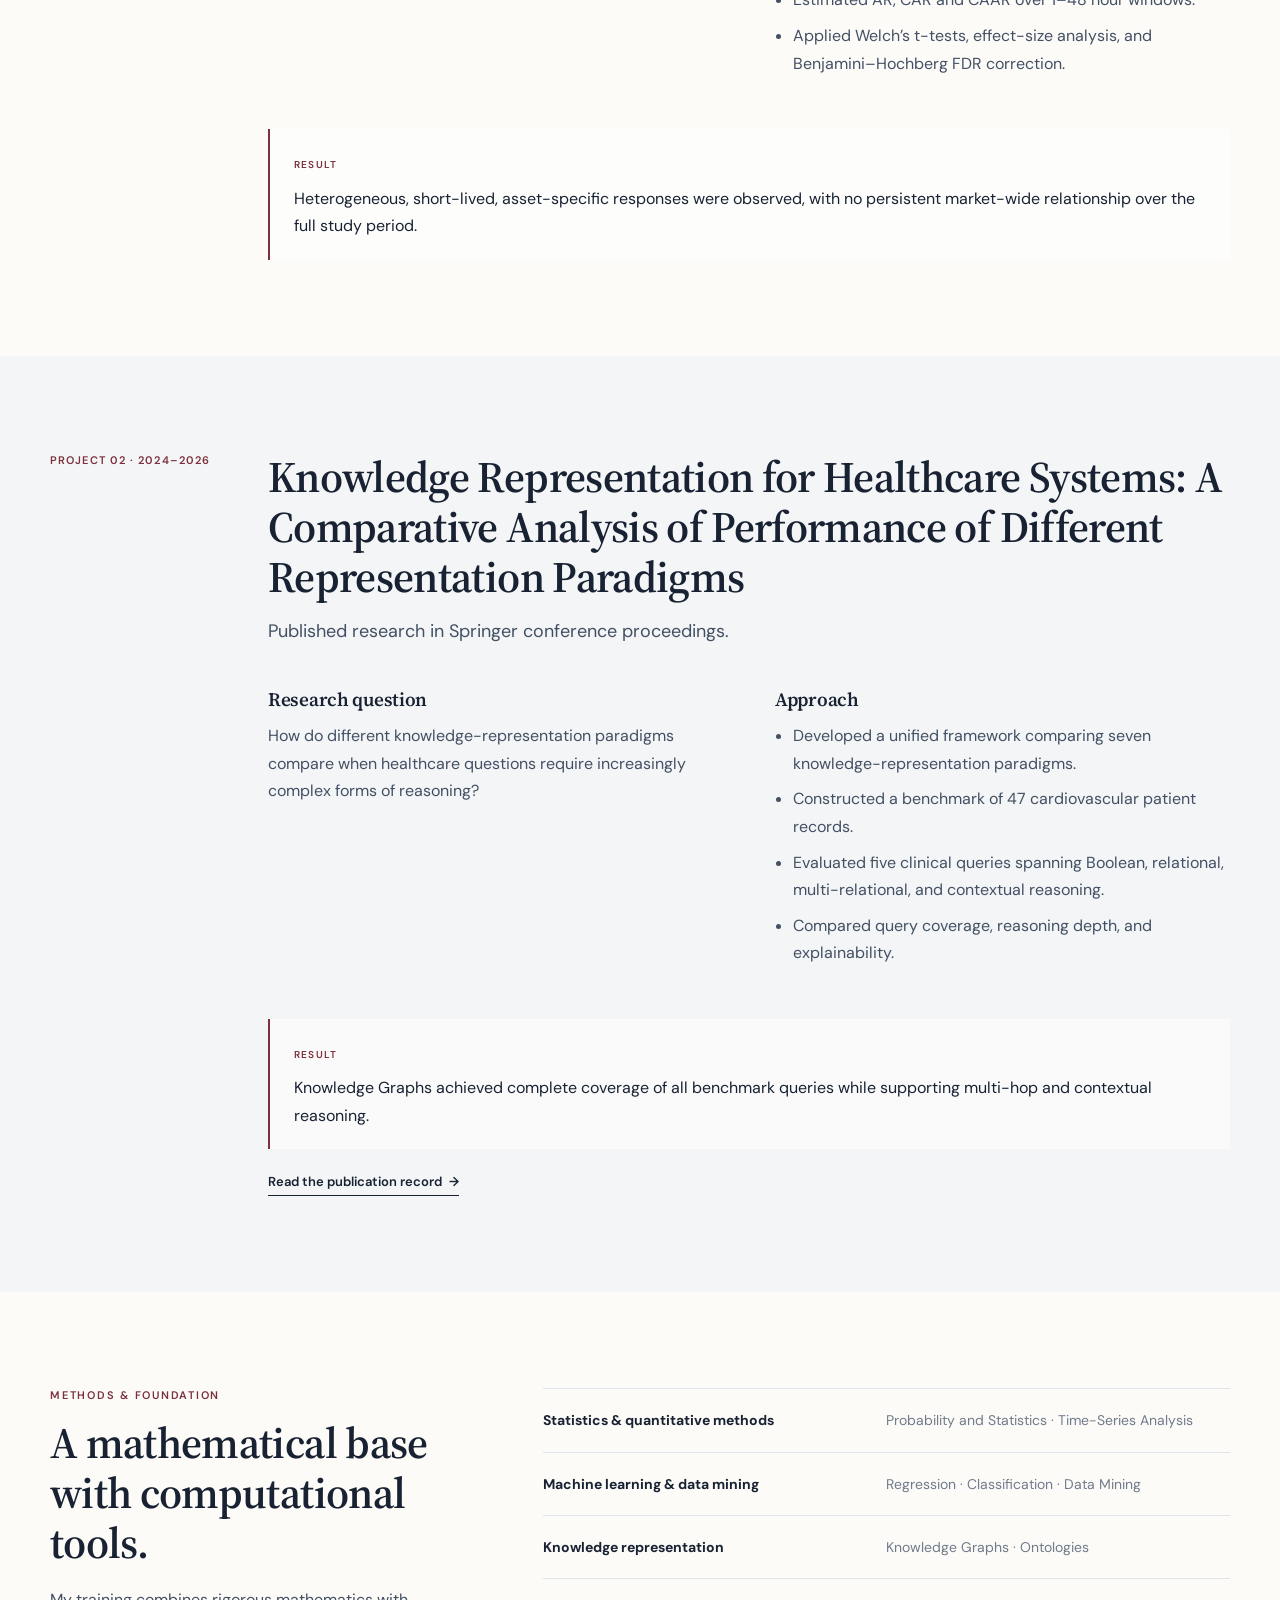
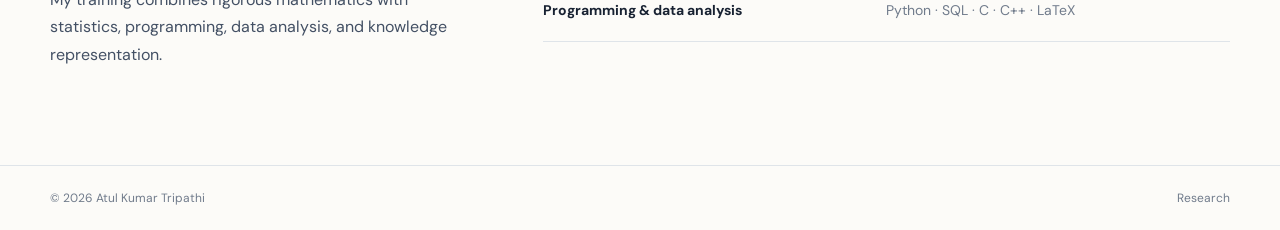
<file: research.html>
<!doctype html>
<html lang="en">
<head>
  <meta charset="utf-8"><meta name="viewport" content="width=device-width, initial-scale=1">
  <link rel="canonical" href="https://atul-k-tripathi.github.io/research.html">
  <meta property="og:type" content="website">
  <meta property="og:title" content="Research | Atul Kumar Tripathi">
  <meta property="og:description" content="Research by Atul Kumar Tripathi in statistical learning, knowledge representation, financial econometrics, and mathematical modelling.">
  <meta property="og:url" content="https://atul-k-tripathi.github.io/research.html">
  <meta name="twitter:card" content="summary">
  <meta name="description" content="Research of Atul Kumar Tripathi in statistical learning, AI and machine learning, knowledge representation, financial modelling, and mathematical modelling.">
  <meta name="author" content="Atul Kumar Tripathi"><title>Research | Atul Kumar Tripathi</title>
  <link rel="preconnect" href="https://fonts.googleapis.com"><link rel="preconnect" href="https://fonts.gstatic.com" crossorigin>
  <link href="https://fonts.googleapis.com/css2?family=DM+Sans:wght@400;500;600&family=Source+Serif+4:opsz,wght@8..60,500;8..60,600,700&display=swap" rel="stylesheet"><link rel="stylesheet" href="style.css">
</head>
<body>
<a class="skip-link" href="#main-content">Skip to main content</a>
<header class="site-header"><div class="container nav-wrap"><a class="wordmark" href="index.html">ATUL KUMAR TRIPATHI</a><button class="nav-toggle" type="button" aria-expanded="false" aria-controls="site-nav">Menu</button><nav id="site-nav" class="site-nav" aria-label="Primary navigation"><a href="index.html">Home</a><a class="active" aria-current="page" href="research.html">Research</a><a href="publications.html">Publications</a><a href="cv.html">CV</a><a href="index.html#contact">Contact</a></nav></div></header>
<main id="main-content">
<section class="page-hero"><div class="container narrow"><p class="eyebrow">RESEARCH</p><h1>Mathematical and statistical approaches to learning, knowledge, and quantitative systems.</h1><p class="lead">My main research interests are statistical learning, AI and machine learning, knowledge graphs / knowledge representation, financial modelling, and mathematical modelling. Current work connects these interests through empirical analysis, statistical inference, and structured reasoning.</p></div></section>
<section class="section section-border"><div class="container"><div class="interest-grid">
<article><span>01</span><h2>Statistical Learning</h2><p>Inference, hypothesis testing, effect sizes, model-based analysis, and learning from structured and temporal data.</p></article>
<article><span>02</span><h2>AI &amp; Machine Learning</h2><p>Data-driven methods for prediction, classification, representation, and reasoning.</p></article>
<article><span>03</span><h2>Knowledge Graphs</h2><p>Knowledge representation, ontologies, multi-hop reasoning, and structured question answering.</p></article>
<article><span>04</span><h2>Financial Modelling</h2><p>Event studies, market responses to geopolitical shocks, time-series analysis, and quantitative finance.</p></article>
<article><span>05</span><h2>Mathematical Modelling</h2><p>Mathematical structure as a basis for describing, analysing, and solving quantitative problems.</p></article>
</div></div></section>

<section id="financial-modelling" class="section"><div class="container research-detail"><div class="detail-label">PROJECT 01 · 2025–PRESENT</div><div><h2>Cryptocurrency Markets and Geopolitical Risk: A Study of the Israel–Gaza Conflict</h2><p class="lead-small">Replication and extension of a high-frequency event-study framework.</p>
<div class="detail-columns"><div><h3>Research question</h3><p>How do time-stamped geopolitical shocks associated with the Israel–Gaza conflict relate to short-horizon responses in cryptocurrency and traditional financial markets?</p></div><div><h3>Approach</h3><ul class="clean-list"><li>Constructed an Hourly War Risk Index (HWRI) from time-stamped geopolitical news to distinguish escalation and de-escalation shocks.</li><li>Consolidated 3,395 reports into 2,835 unique events and matched events with hourly market data.</li><li>Estimated AR, CAR and CAAR over 1–48 hour windows.</li><li>Applied Welch’s t-tests, effect-size analysis, and Benjamini–Hochberg FDR correction.</li></ul></div></div>
<div class="finding"><span>RESULT</span><p>Heterogeneous, short-lived, asset-specific responses were observed, with no persistent market-wide relationship over the full study period.</p></div></div></div></section>

<section id="knowledge-representation" class="section section-tint"><div class="container research-detail"><div class="detail-label">PROJECT 02 · 2024–2026</div><div><h2>Knowledge Representation for Healthcare Systems: A Comparative Analysis of Performance of Different Representation Paradigms</h2><p class="lead-small">Published research in Springer conference proceedings.</p>
<div class="detail-columns"><div><h3>Research question</h3><p>How do different knowledge-representation paradigms compare when healthcare questions require increasingly complex forms of reasoning?</p></div><div><h3>Approach</h3><ul class="clean-list"><li>Developed a unified framework comparing seven knowledge-representation paradigms.</li><li>Constructed a benchmark of 47 cardiovascular patient records.</li><li>Evaluated five clinical queries spanning Boolean, relational, multi-relational, and contextual reasoning.</li><li>Compared query coverage, reasoning depth, and explainability.</li></ul></div></div>
<div class="finding"><span>RESULT</span><p>Knowledge Graphs achieved complete coverage of all benchmark queries while supporting multi-hop and contextual reasoning.</p></div>
<a class="text-link" href="publications.html">Read the publication record <span aria-hidden="true">→</span></a></div></div></section>

<section class="section"><div class="container methods"><div class="section-heading compact"><p class="eyebrow">METHODS &amp; FOUNDATION</p><h2>A mathematical base with computational tools.</h2><p>My training combines rigorous mathematics with statistics, programming, data analysis, and knowledge representation.</p></div><div class="method-list"><div><strong>Statistics &amp; quantitative methods</strong><span>Probability and Statistics · Time-Series Analysis</span></div><div><strong>Machine learning &amp; data mining</strong><span>Regression · Classification · Data Mining</span></div><div><strong>Knowledge representation</strong><span>Knowledge Graphs · Ontologies</span></div><div><strong>Programming &amp; data analysis</strong><span>Python · SQL · C · C++ · LaTeX</span></div></div></div></section>
</main><footer class="site-footer"><div class="container footer-wrap"><span>© 2026 Atul Kumar Tripathi</span><span>Research</span></div></footer><script src="script.js"></script>
</body></html>
</file>
<file: style.css>
/* Accessibility */
.skip-link{position:absolute;left:-9999px;top:8px;z-index:1000;padding:10px 14px;background:var(--ink);color:var(--paper);text-decoration:none}
.skip-link:focus{left:16px}
.nav-toggle:focus-visible,.site-nav a:focus-visible,.button:focus-visible,.text-link:focus-visible,.profile-links a:focus-visible{outline:2px solid var(--accent);outline-offset:4px}

:root{
  --ink:#182232;
  --ink-soft:#435064;
  --muted:#707b8b;
  --line:#dfe4e9;
  --paper:#fcfbf8;
  --white:#fff;
  --tint:#f3f5f6;
  --accent:#7b303c;
  --max:1180px;
  --serif:"Source Serif 4",Georgia,serif;
  --sans:"DM Sans",Arial,sans-serif;
}
*{box-sizing:border-box}
html{scroll-behavior:smooth}
body{margin:0;color:var(--ink);background:var(--paper);font-family:var(--sans);font-size:16px;line-height:1.72;-webkit-font-smoothing:antialiased;text-rendering:optimizeLegibility}
a{color:inherit}
:focus-visible{outline:2px solid var(--accent);outline-offset:4px}
.container{width:min(calc(100% - 48px),var(--max));margin:0 auto}
.narrow{max-width:920px}
.site-header{position:sticky;top:0;z-index:20;background:rgba(252,251,248,.97);border-bottom:1px solid var(--line);backdrop-filter:blur(10px)}
.nav-wrap{min-height:74px;display:flex;align-items:center;justify-content:space-between;gap:32px}
.wordmark{text-decoration:none;font-size:13px;font-weight:600;letter-spacing:.14em;white-space:nowrap}
.site-nav{display:flex;align-items:center;gap:28px}
.site-nav a{position:relative;text-decoration:none;color:var(--ink-soft);font-size:14px}
.site-nav a:hover,.site-nav a.active{color:var(--ink)}
.site-nav a.active::after{content:"";position:absolute;left:0;right:0;bottom:-8px;height:1px;background:var(--accent)}
.nav-toggle{display:none;border:1px solid var(--line);background:var(--white);color:var(--ink);padding:8px 12px;font:inherit;font-size:13px}
.hero,.page-hero{padding:106px 0 90px}
.hero-grid{display:grid;grid-template-columns:minmax(0,1.48fr) minmax(270px,.72fr);gap:86px;align-items:end}
.eyebrow{margin:0 0 14px;color:var(--accent);font-size:11px;line-height:1.4;font-weight:600;letter-spacing:.16em}
h1,h2,h3{font-family:var(--serif);font-weight:600;line-height:1.15;margin:0;letter-spacing:-.015em}
h1{max-width:940px;font-size:clamp(45px,6vw,74px)}
h2{font-size:clamp(30px,3.4vw,46px)}
h3{font-size:23px}
.lead{max-width:800px;margin:28px 0 0;color:var(--ink-soft);font-size:18px;line-height:1.75}
.lead-small{color:var(--ink-soft);font-size:18px;margin:14px 0 0}
.research-line{margin:19px 0 0;color:var(--accent);font-family:var(--serif);font-size:19px;font-style:italic}
.actions,.pub-actions{display:flex;flex-wrap:wrap;gap:12px;margin-top:34px}
.button{display:inline-flex;align-items:center;justify-content:center;min-height:46px;padding:10px 18px;border:1px solid var(--ink);text-decoration:none;font-size:13px;font-weight:600;transition:transform .15s ease,background .15s ease,color .15s ease}
.button:hover{transform:translateY(-1px)}
.button-dark{background:var(--ink);color:var(--white)}
.button-light{background:transparent;color:var(--ink);border-color:var(--line)}
.hero-note{padding:8px 0 0 26px;border-left:1px solid var(--line)}
.note-rule{width:34px;height:2px;background:var(--accent);margin-bottom:24px}
.note-label{margin:0 0 16px;color:var(--muted);font-size:10px;font-weight:600;letter-spacing:.14em}
.hero-note ul{margin:0;padding:0;list-style:none}.hero-note li{padding:8px 0;color:var(--ink-soft);border-bottom:1px solid var(--line);font-size:14px}
.section{padding:96px 0}.section-border{border-top:1px solid var(--line)}.section-tint{background:var(--tint)}
.section-heading{max-width:780px;margin-bottom:52px}.section-heading p:not(.eyebrow){color:var(--ink-soft);margin:18px 0 0}.section-heading.compact{margin-bottom:0}
.research-list{border-top:1px solid var(--line)}
.research-card{display:grid;grid-template-columns:170px 1fr;gap:48px;padding:38px 0;border-bottom:1px solid var(--line)}
.research-meta,.detail-label,.pub-type{color:var(--accent);font-size:11px;font-weight:600;letter-spacing:.1em;line-height:1.5}
.subline{color:var(--muted);margin:8px 0 14px;font-size:14px}.research-card p:not(.subline){max-width:790px;margin:0;color:var(--ink-soft)}
.text-link{display:inline-flex;gap:7px;margin-top:22px;text-decoration:none;color:var(--ink);font-size:13px;font-weight:600;border-bottom:1px solid var(--ink);padding-bottom:2px}.text-link:hover{color:var(--accent);border-color:var(--accent)}
.split{display:grid;grid-template-columns:.75fr 1.25fr;gap:80px;align-items:start}
.publication-teaser{padding-top:3px}.publication-teaser h3{max-width:800px}.authors{color:var(--ink);font-size:14px;margin:16px 0 0}.citation{color:var(--muted);font-size:14px;margin:10px 0 0}
.background-grid{display:grid;grid-template-columns:repeat(3,1fr);border-top:1px solid var(--line);border-bottom:1px solid var(--line)}
.background-grid>div{padding:34px 28px 34px 0;border-right:1px solid var(--line)}.background-grid>div:not(:first-child){padding-left:28px}.background-grid>div:last-child{border-right:0}
.big-number{margin:0;font-family:var(--serif);font-size:44px;line-height:1}.big-number span{font-size:23px;color:var(--muted)}.small-label{margin:12px 0 0;color:var(--muted);font-size:13px;line-height:1.55}
.education-note{max-width:920px;margin-top:34px;color:var(--ink-soft)}
.profile-band{border-top:1px solid var(--line);border-bottom:1px solid var(--line);display:grid;grid-template-columns:repeat(4,1fr)}
.profile-item{padding:22px 24px 22px 0;border-right:1px solid var(--line)}.profile-item:not(:first-child){padding-left:24px}.profile-item:last-child{border-right:0}
.profile-item strong{display:block;font-family:var(--serif);font-size:19px}.profile-item span{display:block;margin-top:4px;color:var(--muted);font-size:12px}
.contact-section{padding-bottom:112px}.contact-details{display:flex;flex-direction:column;gap:8px;padding-top:3px}.contact-details>a:first-child{font-family:var(--serif);font-size:27px;text-decoration:none}.contact-details>a:first-child:hover{color:var(--accent)}.contact-details>span{color:var(--muted);font-size:14px}
.profile-links{display:flex;flex-wrap:wrap;gap:18px;margin-top:20px}.profile-links a{color:var(--ink);text-decoration:none;font-size:13px;font-weight:600;border-bottom:1px solid var(--line)}.profile-links a:hover{color:var(--accent);border-color:var(--accent)}
.site-footer{border-top:1px solid var(--line);padding:22px 0;color:var(--muted);font-size:12px}.footer-wrap{display:flex;justify-content:space-between;gap:20px}
.page-hero{padding-bottom:74px}.page-hero h1{font-size:clamp(42px,5.5vw,64px)}.page-hero .lead{max-width:800px}
.interest-grid{display:grid;grid-template-columns:repeat(5,1fr);gap:0;border-top:1px solid var(--line);border-bottom:1px solid var(--line)}
.interest-grid article{padding:28px 22px 30px 0;margin-right:22px;border-right:1px solid var(--line)}.interest-grid article:last-child{border-right:0;margin-right:0}.interest-grid span{color:var(--accent);font-size:11px;font-weight:600}.interest-grid h2{margin-top:28px;font-size:22px}.interest-grid p{color:var(--muted);font-size:13px;line-height:1.65;margin:12px 0 0}
.research-detail{display:grid;grid-template-columns:170px 1fr;gap:48px}.detail-columns{display:grid;grid-template-columns:1fr 1fr;gap:52px;margin-top:42px}.detail-columns h3,.publication-summary h3{font-size:19px;margin-bottom:12px}.detail-columns p{color:var(--ink-soft);margin:0}
.clean-list{margin:0;padding-left:18px;color:var(--ink-soft)}.clean-list li{margin-bottom:8px}.finding{margin-top:44px;padding:20px 24px;border-left:2px solid var(--accent);background:rgba(255,255,255,.58)}.finding span{color:var(--accent);font-size:10px;font-weight:600;letter-spacing:.12em}.finding p{margin:8px 0 0;color:var(--ink)}
.methods{display:grid;grid-template-columns:.75fr 1.25fr;gap:80px}.method-list{border-top:1px solid var(--line)}.method-list div{display:grid;grid-template-columns:1fr 1.1fr;gap:30px;padding:19px 0;border-bottom:1px solid var(--line)}.method-list strong{font-size:14px}.method-list span{color:var(--muted);font-size:14px}
.publication-full{max-width:920px}.publication-full h2{max-width:900px;margin-top:16px;font-size:clamp(32px,4vw,50px)}.bibliography{margin:46px 0 0;border-top:1px solid var(--line)}.bibliography div{display:grid;grid-template-columns:130px 1fr;gap:30px;padding:15px 0;border-bottom:1px solid var(--line)}.bibliography dt{color:var(--muted);font-size:13px}.bibliography dd{margin:0;font-size:14px}.bibliography a{color:var(--ink)}.bibliography a:hover{color:var(--accent)}.publication-summary{margin:48px 0 34px}.publication-summary p{color:var(--ink-soft);max-width:820px}
.cv-layout{display:grid;grid-template-columns:170px 1fr;gap:48px}.cv-main{border-top:1px solid var(--line)}.timeline-item{display:grid;grid-template-columns:160px 1fr;gap:30px;padding:28px 0;border-bottom:1px solid var(--line)}.timeline-date{color:var(--muted);font-size:13px}.timeline-item h2{font-size:24px}.timeline-item p{margin:8px 0 0;color:var(--ink-soft)}
.cv-bullets{margin:0;padding:28px 0 28px 20px}.cv-bullets li{margin-bottom:13px;color:var(--ink-soft)}.skill-lines p{margin:0;padding:19px 0;border-bottom:1px solid var(--line);color:var(--ink-soft)}.skill-lines strong{color:var(--ink)}.muted{color:var(--muted)!important}
.cv-note{margin-top:28px;color:var(--ink-soft);max-width:800px}.ref-list{border-top:1px solid var(--line)}.ref-item{display:grid;grid-template-columns:1fr 1.2fr;gap:30px;padding:18px 0;border-bottom:1px solid var(--line)}.ref-item strong{font-family:var(--serif);font-size:19px}.ref-item span{color:var(--muted);font-size:14px}
@media(max-width:980px){.hero-grid,.split,.methods,.research-detail,.cv-layout{grid-template-columns:1fr;gap:38px}.hero{padding-top:76px}.hero-note{padding-left:0;border-left:0}.interest-grid{grid-template-columns:1fr 1fr}.interest-grid article:nth-child(2){border-right:0}.interest-grid article:nth-child(n+3){border-top:1px solid var(--line)}.background-grid{grid-template-columns:1fr}.background-grid>div,.background-grid>div:not(:first-child){padding:24px 0;border-right:0;border-bottom:1px solid var(--line)}.background-grid>div:last-child{border-bottom:0}.research-card{grid-template-columns:1fr;gap:12px}.profile-band{grid-template-columns:1fr 1fr}.profile-item:nth-child(2){border-right:0}.profile-item:nth-child(n+3){border-top:1px solid var(--line)}}
@media(max-width:680px){.container{width:min(calc(100% - 32px),var(--max))}.nav-wrap{min-height:66px}.nav-toggle{display:block}.site-nav{display:none;position:absolute;top:66px;left:0;right:0;padding:14px 16px 20px;flex-direction:column;align-items:flex-start;gap:0;background:var(--paper);border-bottom:1px solid var(--line)}.site-nav.open{display:flex}.site-nav a{width:100%;padding:12px 0}.site-nav a.active::after{display:none}.hero,.page-hero{padding:62px 0 58px}.section{padding:68px 0}h1{font-size:43px}.lead{font-size:16px}.interest-grid{grid-template-columns:1fr}.interest-grid article,.interest-grid article:nth-child(2),.interest-grid article:nth-child(3),.interest-grid article:nth-child(4){margin-right:0;padding-right:0;border-right:0;border-top:1px solid var(--line)}.interest-grid article:first-child{border-top:0}.detail-columns{grid-template-columns:1fr;gap:28px}.method-list div,.timeline-item,.bibliography div,.ref-item{grid-template-columns:1fr;gap:6px}.profile-band{grid-template-columns:1fr}.profile-item,.profile-item:not(:first-child){padding:18px 0;border-right:0;border-top:1px solid var(--line)}.profile-item:first-child{border-top:0}.footer-wrap{flex-direction:column;gap:4px}.contact-details>a:first-child{font-size:22px;overflow-wrap:anywhere}}
@media(prefers-reduced-motion:reduce){html{scroll-behavior:auto}.button{transition:none}}
</file>
